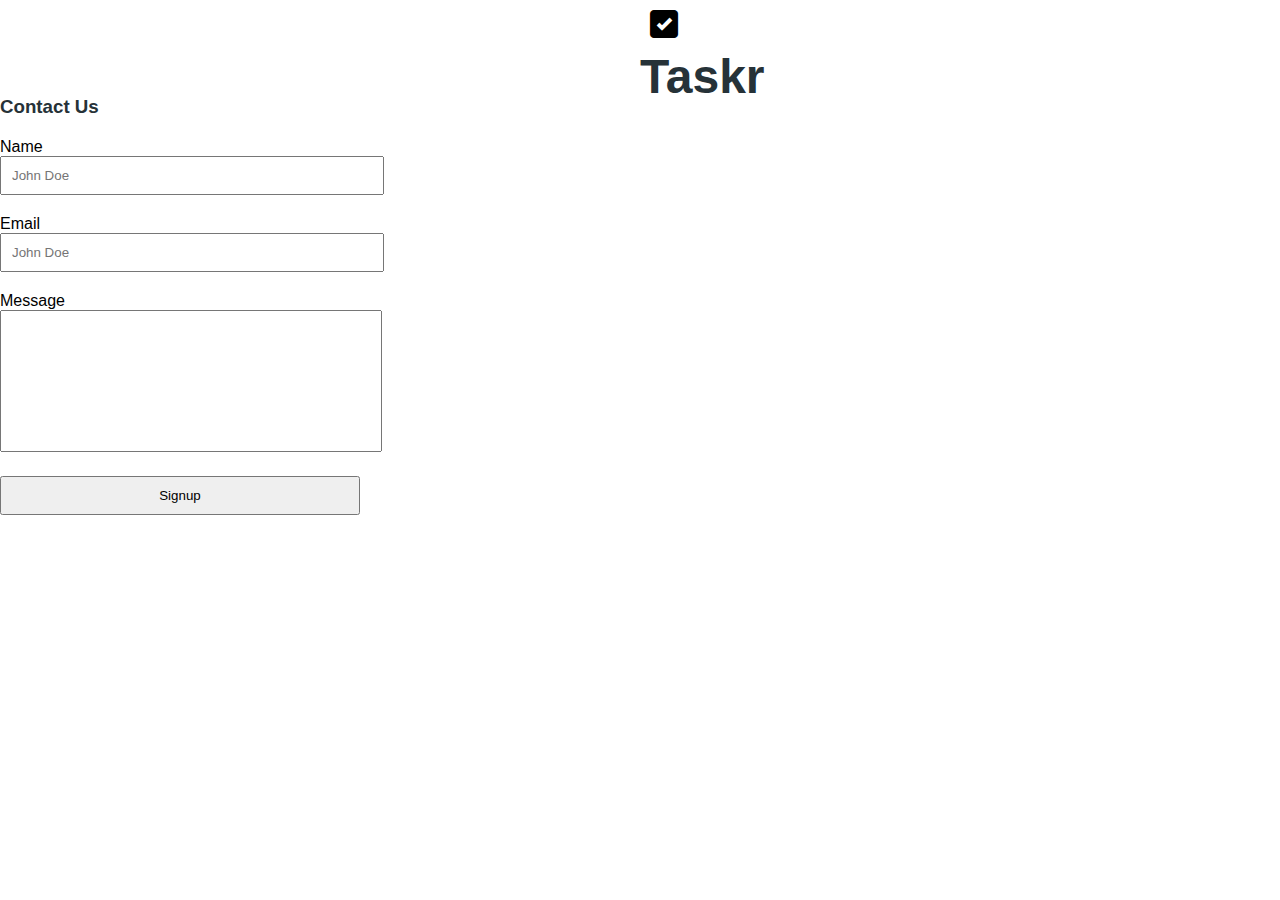
<file: contact.html>
<!DOCTYPE html>
<html lang="en">
<head>
    <meta charset="UTF-8">
    <meta name="viewport" content="width=device-width, initial-scale=1.0">
    <title>Taskr contact page</title>
    <link href='https://unpkg.com/boxicons@2.1.4/css/boxicons.min.css' rel='stylesheet'>
    <link rel="stylesheet" href="taskr.css">
    <link rel="preconnect" href="https://fonts.googleapis.com">
    <link rel="preconnect" href="https://fonts.gstatic.com" crossorigin>
    <link href="https://fonts.googleapis.com/css2?family=Open+Sans:ital,wght@0,300..800;1,300..800&display=swap" rel="stylesheet">
</head>
<body>
    <section class="contactUs">
    <div class="form">
        <h3>Contact Us</h3>

        <form>
        <div>
            <label for="name">Name</label><br>
            <input type="text" placeholder="John Doe" id="name">
        </div>

        <div>
            <label for="email">Email</label><br>
            <input type="text" placeholder="John Doe" id="email">
        </div>

        <div>
            <label for="Message">Message</label><br>
            <textarea id="Message" rows="8" cols="40"></textarea>
        </div>

        <input type="button" value="Signup">
    </form>
    </div>

    <div class="taskrpage">
        <i class='bx bxs-checkbox-checked'></i>
        <h1>Taskr</h1>
    </div>

</section>
</body>
</html>
</file>
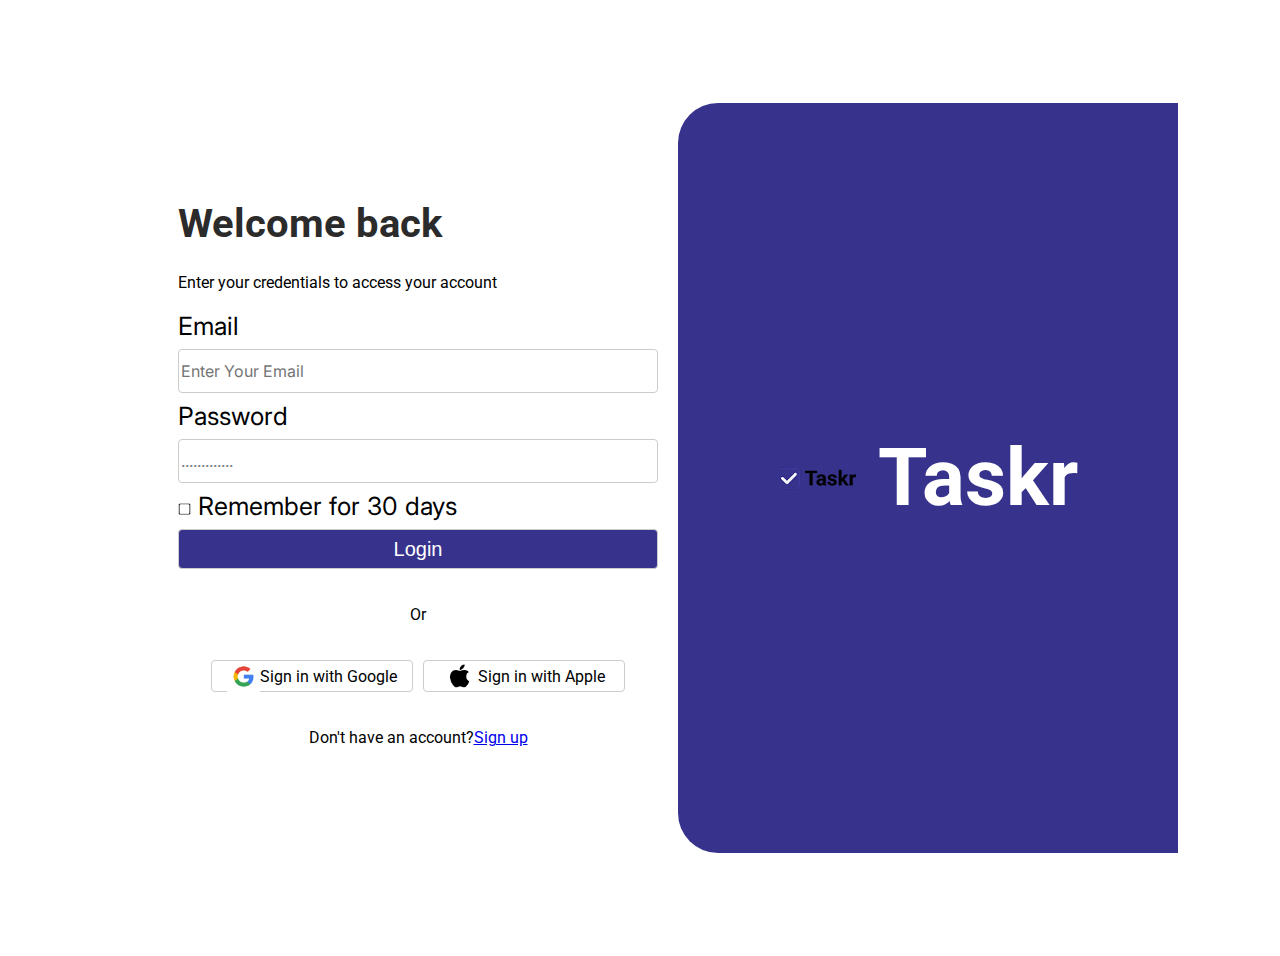
<file: loginpage.html>
<!DOCTYPE html>
<html lang="en">

<head>
    <meta charset="UTF=8">
    <meta name="viewport" content="width=device-initial-scale=1">
    <title>Login page</title>
    <link rel="stylesheet" href="exter.css">
    <link rel="stylesheet" href="signup.html">
    <link rel="stylesheet" href="ex.css">
    <link rel="preconnect" href="https://fonts.googleapis.com">
<link rel="preconnect" href="https://fonts.gstatic.com" crossorigin>
<link href="https://fonts.googleapis.com/css2?family=Roboto:ital,wght@0,100..900;1,100..900&display=swap" rel="stylesheet">
</head>
<body>
        <div class="form-box">
            <h1>Welcome back</h1>
            <div>Enter your credentials to access your account</div>
            <br>
            <form action="">
            <label for="Email">Email</label>
            <input type="text" name="email" placeholder="Enter Your Email" required>
            <label for="password">Password</label>
            <input type="text" name="password" placeholder="............." required>
            <label type=""><img src="unchecked.png" alt="unchecked box" width="13"> Remember for 30 days</label>
            <button type="login">Login</button>
        </form>
        <div></div>
            <p>Or</p>
            <div class="loginOptions">
                <div class="google">
            <img src="google logo.png" alt="google" width="33">Sign in with Google
            </div>
            <div class="google">
            <img src="apple logo.png" alt="apple logo" width="35">Sign in with Apple
            </div>
            </div>
            <p>Don't have an account?<a href="/signup.html">Sign up</a></p> 
        </div>
        <div>
            <h2><img src="taskr1.png" alt="taskr1" width="100"> Taskr</h2>
        </div>
</body>
</html>
</file>
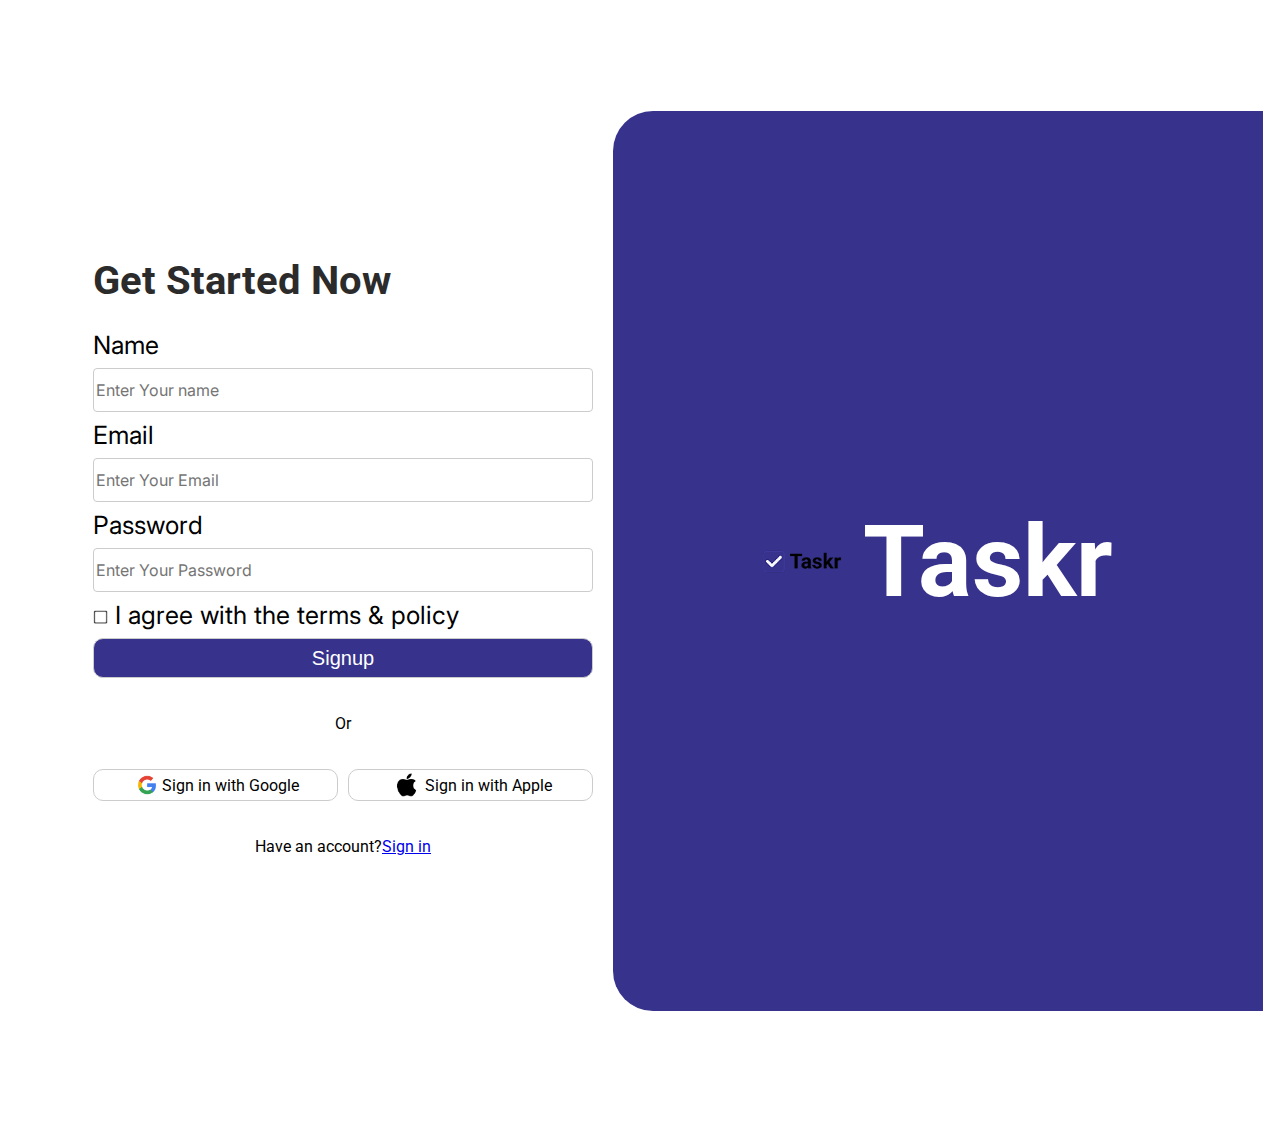
<file: signup.html>
<!DOCTYPE html>
<html lang="en">

<head>
    <meta charset="UTF=8">
    <meta name="viewport" content="width=device-initial-scale=1">
    <title>sign up page</title>
    <link rel="stylesheet" href="ex.css">
    <link rel="stylesheet" href="loginpage.html">
    <link rel="stylesheet" href="exter.css">
    <link rel="preconnect" href="https://fonts.googleapis.com">
<link rel="preconnect" href="https://fonts.gstatic.com" crossorigin>
<link href="https://fonts.googleapis.com/css2?family=Roboto:ital,wght@0,100..900;1,100..900&display=swap" rel="stylesheet">
</head>
<body>
        <div class="form-box">
            <h1>Get Started Now</h1>
            <form action="">
            <label for="name">Name</label>
            <input type="text" name="name" placeholder="Enter Your name" required>
            <label for="Email">Email</label>
            <input type="text" name="email" placeholder="Enter Your Email" required>
            <label for="password">Password</label>
            <input type="text" name="password" placeholder="Enter Your Password" required>
            <label><img src="unchecked.png" alt="unchecked" width="15"> I agree with the terms & policy</label>
            <button type="signup">Signup</button>
        </form>
        <div class="line"></div>
            <p>Or</p>
            <div class="loginOptions">
            <div class="google">
            <img class="google-logo" src="google logo.png" alt="google logo" width="30">Sign in with Google
            </div>
            <div class="google">
            <img src="apple logo.png" alt="apple logo" width="35">Sign in with Apple
            </div>
            </div>
            <p>Have an account? <a href="/loginpage.html">Sign in</a></p>
        </div>
        <br>
        <div>
            <h2><img src="taskr1.png" alt="" width="100">Taskr</h2>
        </div>
</body>
</html>
</file>
<file: taskr.css>
*{
    padding: 0;
    margin: 0;
}

body{
    width: 100%;
    position: relative;
    font-family: "Roboto", sans-serif;
    margin: 0;
    overflow-x: hidden;
}

h1{
    font-size: 3em;
    color: #263238;
}

h2{
    font-size: 2em;
    line-height: 1.5;
    color: #263238;
}

h3{
    color: #263238;
}

p{
    color: #717171;
    line-height: 1.5;
}

.black{
    color: #0F1125;
}

.bg{
    position: relative;
    overflow: hidden;
}

.background{
    position: absolute;
    top: 0;
    left: 0;
    width: 100%;
    background: url(bg.svg) no-repeat center center/cover;
    z-index: 0;
    opacity: 0.8;
    height: 100%;
}

header{
    display: flex;
    justify-content: space-between;
    align-items: center;
    padding: 5px 7%;
    line-height: 1.5;
    z-index: 1000;
    position: fixed;
    left: 0;
    background: white;
    right: 0;
}

.nav .navbar{
    display: flex;
    justify-content: space-between;
    position: relative;
}

.nav ul li{
    list-style: none;  
}

.navbar a{
    font-size: 17px;
    color: #263238;
    text-decoration: none;
    padding: 5px 17px;
    position: relative;
}

a:active{
    color: black;
    text-decoration: none;
}

.navbar a::after{
    content: '';
    color: #37338C;
    background: #37338C;
    height: 3px;
    bottom: -3px;
    position: absolute;
    width: 0;
    transition: 0.4s ease-in-out;
    left: 0;
}

.navbar a:hover::after{
    width: 100%;
}

.navbar a:hover{
    color: #0F1125;
}

button{
    padding: 10px 20px;
    border: none;
    outline: none;
    border-radius: 5px;
    transition: all 300ms ease-out;
    margin: 5px 0;
}

.download{
    display: flex;
    justify-content: start;
    gap: 20px;
    align-items: center;
}

.menu{
    display: none;
    width: 24px;
}

.main{
    display: flex;
    justify-content: space-between;
    align-items: center;
    padding: 50px 7%;
    line-height: 1.5;
    max-width: 100vw;
    gap: 50px;
    z-index: 1;
    position: relative;
}

.image{
    width: 60%;
}

.image img{
    width: 100%;
    padding-top: 30px;
}

.span{
    color: #37338C;
}

.writeup{
    text-align: left;
    width: 40%;
}

.taskr{
    padding: 50px 7%;
    max-width: 100vw;
    z-index: 1;
    position: relative;
}

.taskrUse{
    text-align: center;
    line-height: 1.4;  
}

.grid{
    display: grid;
    grid-template-columns: repeat(3, 1fr);
    grid-template-rows: repeat (2, 1fr);
    justify-content: center;
    gap: 50px;
    border-radius: 7px; 
    margin-top: 20px;
}

.taskrImportance{
    text-align: center;
    width: 299px;
    box-shadow: 0 2px 12px  #ABBED14D;
    padding: 10px 20px;
    background: white;
    border-radius: 8px;
}

.taskrImportance img{
    width: 64px;
    height: 56px;
}

.contact{
    min-height: 400px;
    text-align: center;
    align-items: center;
    display: flex;
    flex-direction: column;
    justify-content: center;
    background: #F5F7FA;
    max-width: 100vw;
    padding: 0 7%;
}

.contact h2{
    position: relative;
}

.contact h2::after{
    content: '';
    height: 3px;
    bottom: -4px;
    background: #37338C;
    width: 75%;
    position: absolute;
    left: 12%;
}

.contact p{
    width: 400px;
}

.waitlist{
    padding: 50px 7%;
    display: flex;
    justify-content: space-between;
    align-items: center;
    background: white;
    max-width: 100vw;
    gap: 50px;
}

.jpg{
    width: 50%;
}

.jpg img{
    width: 100%;
}

.launch{
    width: 40%;
}

.testimonial{
    padding: 50px 7%;
    max-width: 100vw;
}

.testi h2{
    text-align: center;
}

.testimony{
    box-shadow: 0 2px 12px  #ABBED14D;
    text-align: left;
    border-radius: 8px;
    padding: 10px 20px;
    line-height: 1.4;
}

.rating{
    display: flex;
    justify-content: space-between;
}

.rate{
    height: 24px;
    width: 128px;
}

.low{
    opacity: 1;
    border: none;
    height: 1px;
    width: 70%;
    background: #E9EFF5;
    margin: 1em 0;
}

.testiCard{
    display: grid;
    grid-template-columns: repeat(2, 1fr);
    grid-template-rows: repeat(2, 1fr);
    gap: 30px;
    justify-content: space-between;
}

footer{
   /* display: grid;
    grid-template-columns: repeat(3, 1fr);*/
    display: flex;
    justify-content: space-between;
    background: #263238;
    padding: 50px 7%;
    color:white;
    line-height: 1.5;
    max-width: 100vw;
}

.company{
    display: flex;
    justify-content: space-between;
    gap: 50px;
}

footer li{
    list-style: none;
    line-height: 1.5;
    cursor: pointer;
    transition: all 0.4s ease-in-out;
}

footer li a:hover{
    color: #37338C;
}

footer h3{
    margin-block-start: 0;
    margin-block-end: 0;
}

footer .icon{
    display: flex;
    gap: 20px;
    margin: 10px 0;
    cursor: pointer;
}

.icon i, .icon img{
    border-radius: 50%;
    padding: 4px;
    background: #4D4D4D;
}

.icon img:hover, .icon i:hover{
    background: #37338C;
}

footer h3{
    margin: 0 0 10px 0;
}

footer .input{
    background: #89939E;
    border-radius: 5px;
    padding: 5px;
    margin: 5px 0;
    display: flex;
    justify-content: space-between;
}

footer input{
    border: none;
    outline: none;
    background: transparent;
    color: white;
}

footer a, footer h3{
    color: white;
    text-decoration: none;
}

footer ::-webkit-input-placeholder{
    color: white;
}

/*contact page*/
.contactUs{
    display: flex;
    max-width: 100vw;
    justify-content: space-between;
}

.contactUs .form form{
    display: flex;
    flex-direction: column;
    justify-content: space-between;
}

.contactUs .logo{
    display: none;
}

.form{
    display: flex;
    flex-direction: column;
    justify-content: center;
    justify-items: center;
    text-align: left;
    width: 400px;
    height: 70vh;
}

.form h3{
    text-align: left;
    margin-bottom: 20px;
}

.form form input, .form form textarea{
    margin-bottom: 20px;
    padding: 10px;
    width: 90%;
}

.formheader{
    width: 100%;
    max-width: 50%;
    display: flex;
    flex-direction: column;
    justify-content: flex-start;
    align-items: center;
    gap: 50px;
}

.formhead{
 align-self: center;
 padding-top: 20px;
}

.taskrpage{
    width: 100%;
    max-width: 50%;
    margin-bottom: 0;
    padding-bottom: 0;
}

.taskrpage img{
    width: 100%;
    height: 100%;
}

textarea{
    resize: none;
}

input[type="submit"] {
    background: #37338C;
    color: white;
    border: none;
    outline: none;
    border-radius: 7px;
    align-items: center;
    max-width: 100%;
}
.taskrpage i{
    font-size: 3em;
}

@media (max-width:1200px){
    header{
        padding: 5px 6%;
    }

    .main{
        padding: 50 6%;
    }

    .waitlist, .testimonial, footer{
        padding: 50px 6%;
    }

    .taskr, .contact{
        padding: 50px 6%;
    }

    .taskrImportance{
        width: 270px;
    }
}

@media (max-width:1024px){
    h1{
        font-size: 2em;
    }
    
    h2{
        font-size: 1.5em;
    }

    header i{
        font-size: 1.5em;
    }

    header{
        padding: 5px 4%;
    }

    .main{
        padding: 50px 4%;
    }

    .waitlist, .testimonial, footer{
        padding: 50px 4%;
    }

    .taskr, .contact{
        padding: 50px 4%;
    }

    .grid{
        grid-template-columns: repeat(2, 1fr);
        grid-template-rows: repeat (3, 1fr);
    }

    .taskrImportance{
        width: 299px;
    }

    .formheader .nav a{
    padding: 5px 10px;
    }

    .formheader .nav a{
        font-size: 14px;
    }
}

@media (max-width:928px){
    .nav ul li{
    padding: 5px 14px;
    }

    .nav a{
        font-size: 14px;
    }

    header{
        padding: 5px 3%;
    }

    .main{
        padding: 50px 3%;
    }

    .waitlist, .testimonial, .taskr, footer{
        padding: 50px 3%;
        margin: 0;
    }

    .formheader, .taskrpage{
        padding: 10px 3%;
        margin: 0;
    }

    .contact{
        padding: 0 3%;
    }

    button{
        padding: 10px 12px;
    }

    .taskrpage{
        display: none;
    }

    .contactUs .logo{
        display: flex;
        align-self: center;
    }

    .formheader{
        max-width: 100%;
    }

    .contactUs{
        height: 70vh;
    }

    .formheader .nav{
        display: none;
    }
}

@media (max-width:746px){
    .grid, .testiCard{
        grid-template-columns: repeat(1, 1fr);
        justify-items: center;
    }

    .main{
        display: flex;
        flex-direction: column;
        margin-top: 40px;
        gap: 0;
        justify-content: center;
    }

    .menu{
        display: flex;
    }

    .image img{
        padding-top: 0;
    }

    .image{
        width: 100%;
        margin-top: 40px;
    }

    .waitlist{
        flex-direction: column-reverse;
    }
    
    .jpg{
    width: 100%;
    }

    .launch{
        width: 100%;
    }

    .writeup{
        width: 100%;
        align-items: center;
    }

    .nav .navbar{
        flex-direction: column;
        top: 100%;
        right: 100%;
        position: absolute;
        background: #37338C;
        border-radius: 8px;
        padding-bottom: 200px;
        margin-right: 3%;
        transition: all 0.4s ease-in-out;
        z-index: 1000;
    }

   .nav .navbar.active{
        right: 0;
        z-index: 1000;
    }

    .navbar a{
        padding: 10px 200px 10px 10px;
        display: block;
        color: white;
        border-bottom: 1px solid white;
        transition:all 0.4s ease-in-out;
    }

    .navbar a:hover::after{
        width: 0;
    }

    .navbar a:hover{
        font-size: 20px;
    }

    .navbar .span{
        color: white;
    }

    footer{/*
        grid-template-columns: repeat(2, 1fr);*/
        flex-direction: column-reverse;
        gap: 20px;
    }

    .Copyright{/*
        grid-row-start: 3;
        justify-content: center;
        grid-column: 1 / -1;
        grid-row: 2;*/
        justify-self: center;
        text-align: center;
    }

    .contact p{
    width: 300px;
}

    /*contact page*/
    .contactUs{
        height: 70vh;
        align-items: start;
    }

    .form{
        max-width: 100vw;
        height: 90vh;
        padding: 0 3%;
        justify-content: flex-start;
    }

    footer .icon{
        justify-content: center;
    }

    .form form{
        max-width: 100%;
    }   
}

@media (max-width:500px){
    .download a img{
        width: 140px;
    }

    .contact .download{
        justify-content: center;
    }

    .form{
        width: 300px;
    }

    .contact p{
    width: 280px;
}
}

@media (max-height:870px){
    .main{/*
        min-height: 100vh;*/
        padding-top: 20px;
    }
}
</file>
<file: exter.css>
@import url('https://fonts.googleapis.com/css2?family=Inter:ital,opsz,wght@0,14..32,100..900;1,14..32,100..900&family=Roboto:ital,wght@0,100..900;1,100..900&display=swap');
@import url('https://fonts.googleapis.com/css2?family=Inter:ital,opsz,wght@0,14..32,100..900;1,14..32,100..900&family=Roboto:ital,wght@0,100..900;1,100..900&display=swap');

body {
    padding: 20px;
    position: relative;
    width: 100%;
    min-height: 100vh;
    background-size: cover;
    background-position: center;
    background-color: white;
    display: flex;
    justify-content: center;
    align-items: center;
}
.form-box {
    width: 100%;
    max-width: 500px;
    backdrop-filter: 30;
    border-radius: 16px;
    backdrop-filter: 30px;
    padding: 20px;

}
h1{
    font-family: roboto, sans-serif;
    color: rgb(44, 43, 43);
    font-size: 40px;

}
form {
    width: 100%;
    display: flex;
    flex-direction: column;
    align-items: stretch;
    gap: 8px;
    
}
input {
    height: 40px;
    border-radius: 4px;
    font-size: 16px;
    text-align: left;
    border: solid #ccc 1px;
    font-family: inter, sans-serif;

}
button {
   height: 40px;
   background: #37338c;
   border: solid #ccc 1px;
   font-size: 20px;
   border-radius: 10px;
   color: white;
   
}

.loginOptions{
    display: flex;
    justify-content: center;
    text-align: center;
    gap: 10px;
    
    
}
.google {
    display: flex;
    border: solid #ccc 1px;
    border-radius: 10px;
    justify-content: center;
    align-items: center;
    height: 30px;
    width: 300px;
}
p {
    display: flex;
    align-items: center;
    justify-content: center;
    padding: 20px;
    
}
.line {
    width: 100%;
    display: flex;
    align-items: center;
    justify-content: space-between;
    

}
.line1 {
    width: 49%;
    display: flex;
    border: solid #ccc 1px;
    text-align: center;
    
}

h2 {
    width: 450px;
    max-width: 500px;
    height: 700px;
    padding: 100px;
    display: flex;
    justify-content: center;
    align-items: center;
    font-size: 100px;
    border-radius: 40px 0 0 40px;
    color: white;
    background-color: #37338c;
    font-family: roboto, sans-serif;
}
 
.layer {
    display: none;
    justify-content: center;
    font-family: roboto, sans-serif;
    font-size: 30px;
    text-align: center;
}
label {
    font-size: 25px;
    font-family: inter, sans-serif;
}
.parent {
    display: flex;
    align-items: center;
}

.signing {
    display: flex;
    align-items: center;
    justify-content: center;
    font-size: 20px;
    font-family: inter, sans-serif;
}
.child {
    font-size: 20px;
    font-family: inter, sans-serif; 
    font-weight: 600;
}
@media (max-width: 746px){
    h2 {
        display: none;
    }
    .layer {
        display: flex;
        justify-content: center;
        align-items: center;
    }
    .child {
        font-size: 15px;
    font-family: inter, sans-serif; 
    font-weight: 600;
    }
    .loginOptions {
        display: flex;
        justify-content: center;
        text-align: center;
        gap: 10px;
        font-size: 13px;
    }
}
</file>
<file: ex.css>
body {
    padding: 20px;
    position: relative;
    width: 100%;
    min-height: 100vh;
    background-size: cover;
    background-position: center;
    background-color: white;
    font-family: "roboto";
    
    display: flex;
    justify-content: center;
    align-items: center;
}

.main {
    display: flex;
    justify-content: center;
    align-items: center;
}

.form-box {
    width: 100%;
    max-width: 480px;
    backdrop-filter: 30;
    border-radius: 16px;
    backdrop-filter: 30px;
    padding: 20px;
}
h1{
    color: rgb(44, 43, 43);
    font-size: 40px;

}
form {
    width: 100%;
    display: flex;
    flex-direction: column;
    align-items: stretch;
    gap: 8px;
}
input {
    height: 40px;
    border-radius: 4px;
    font-size: 16px;
    text-align: left;
    border: solid #ccc 1px;
    
}
button {
   height: 40px;
   background: #37338c;
   border: solid #ccc 1px;
   font-size: 20px;
   border-radius: 4px;
   color: white;
   
}

.loginOptions{
    display: flex;
    justify-content: center;
    text-align: center;
    gap: 10px;
    
    
}
.google {
    display: flex;
    border: solid #ccc 1px;
    border-radius: 4px;
    justify-content: center;
    align-items: center;
    height: 30px;
    width: 200px;
}
p {
    display: flex;
    align-items: center;
    justify-content: center;
    padding: 20px;
}

.line {
    width: 100%;
    display: flex;
    align-items: center;
    justify-content: space-between;
}

.line1 {
width: 49%;
border: solid #ccc 1px;
text-align: center;
}

h2 {
    width: 300px;
    max-width: 480px;
    height: 550px;
    padding: 100px;
    display: flex;
    justify-content: center;
    align-items: center;
    font-size: 80px;
    border-radius: 40px 0 0 40px;
    color: white;
    background-color: #37338c;
}
</file>
